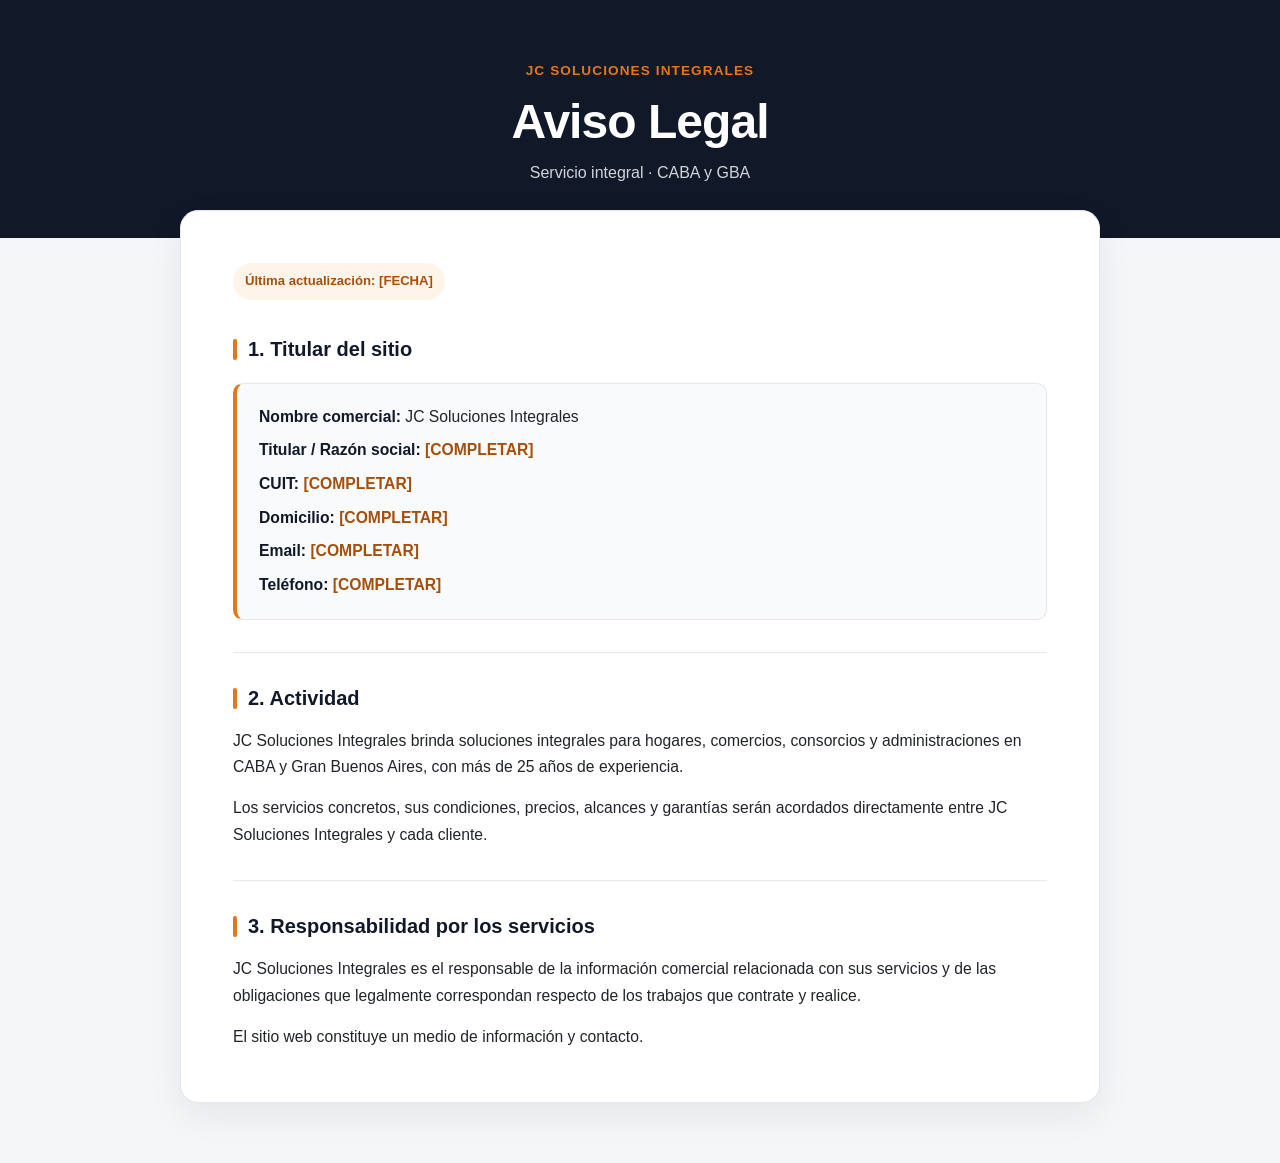
<file: aviso-legal.html>
<!DOCTYPE html>
<html lang="es">
<head>
  <meta charset="UTF-8">
  <meta name="viewport" content="width=device-width, initial-scale=1.0">

  <title>Aviso Legal | JC Soluciones Integrales</title>
  <meta
    name="description"
    content="Aviso Legal de JC Soluciones Integrales. Servicio integral para hogares, comercios, consorcios y administraciones en CABA y GBA."
  >

  <style>
    :root {
      --bg: #f5f6f8;
      --surface: #ffffff;
      --text: #20242a;
      --muted: #69717d;
      --primary: #111827;
      --accent: #e87516;
      --border: #e5e7eb;
      --max-width: 920px;
    }

    * {
      box-sizing: border-box;
      margin: 0;
      padding: 0;
    }

    html {
      scroll-behavior: smooth;
    }

    body {
      font-family:
        -apple-system,
        BlinkMacSystemFont,
        "Segoe UI",
        Roboto,
        Helvetica,
        Arial,
        sans-serif;
      background: var(--bg);
      color: var(--text);
      line-height: 1.7;
      -webkit-font-smoothing: antialiased;
    }

    .page-header {
      background: var(--primary);
      color: #ffffff;
      padding: 56px 20px 52px;
      text-align: center;
    }

    .page-header .brand {
      display: inline-block;
      margin-bottom: 12px;
      color: var(--accent);
      font-size: 0.85rem;
      font-weight: 700;
      letter-spacing: 0.08em;
      text-transform: uppercase;
    }

    .page-header h1 {
      margin-bottom: 10px;
      font-size: clamp(2rem, 5vw, 3rem);
      line-height: 1.15;
      font-weight: 800;
      letter-spacing: -0.02em;
    }

    .page-header p {
      max-width: 680px;
      margin: 0 auto;
      color: #d1d5db;
      font-size: 1rem;
    }

    .page-content {
      width: min(100% - 32px, var(--max-width));
      margin: -28px auto 60px;
      position: relative;
    }

    .legal-card {
      background: var(--surface);
      border: 1px solid var(--border);
      border-radius: 18px;
      padding: clamp(28px, 5vw, 52px);
      box-shadow: 0 12px 35px rgba(17, 24, 39, 0.07);
    }

    .updated {
      display: inline-block;
      margin-bottom: 36px;
      padding: 7px 12px;
      border-radius: 999px;
      background: #fff4e8;
      color: #a64f0b;
      font-size: 0.82rem;
      font-weight: 600;
    }

    .legal-section {
      padding: 0 0 32px;
      margin-bottom: 32px;
      border-bottom: 1px solid var(--border);
    }

    .legal-section:last-child {
      padding-bottom: 0;
      margin-bottom: 0;
      border-bottom: none;
    }

    .legal-section h2 {
      position: relative;
      margin-bottom: 16px;
      padding-left: 15px;
      color: var(--primary);
      font-size: 1.25rem;
      line-height: 1.35;
      font-weight: 750;
    }

    .legal-section h2::before {
      content: "";
      position: absolute;
      top: 3px;
      bottom: 3px;
      left: 0;
      width: 4px;
      border-radius: 4px;
      background: var(--accent);
    }

    .legal-section p {
      margin-bottom: 14px;
      color: var(--text);
      font-size: 0.98rem;
    }

    .legal-section p:last-child {
      margin-bottom: 0;
    }

    .legal-section strong {
      color: var(--primary);
    }

    .legal-list {
      margin: 14px 0 0 20px;
      padding: 0;
    }

    .legal-list li {
      margin-bottom: 9px;
      padding-left: 5px;
      color: var(--text);
    }

    .legal-list li::marker {
      color: var(--accent);
    }

    .info-box {
      margin-top: 20px;
      padding: 20px 22px;
      background: #f8fafc;
      border: 1px solid var(--border);
      border-left: 4px solid var(--accent);
      border-radius: 10px;
    }

    .info-box p {
      margin-bottom: 7px;
    }

    .info-box p:last-child {
      margin-bottom: 0;
    }

    .placeholder {
      color: #a64f0b;
      font-weight: 600;
    }

    .page-footer {
      padding: 0 20px 40px;
      text-align: center;
      color: var(--muted);
      font-size: 0.85rem;
    }

    @media (max-width: 600px) {
      .page-header {
        padding: 42px 18px 44px;
      }

      .page-content {
        width: min(100% - 20px, var(--max-width));
        margin-top: -20px;
        margin-bottom: 35px;
      }

      .legal-card {
        padding: 26px 20px;
        border-radius: 14px;
      }

      .updated {
        margin-bottom: 28px;
      }

      .legal-section {
        padding-bottom: 26px;
        margin-bottom: 26px;
      }

      .legal-section h2 {
        font-size: 1.12rem;
      }

      .legal-section p,
      .legal-list li {
        font-size: 0.94rem;
      }

      .legal-list {
        margin-left: 18px;
      }

      .info-box {
        padding: 17px 18px;
      }
    }
  </style>
</head>

<body>

  <header class="page-header">
    <span class="brand">JC Soluciones Integrales</span>

    <h1>Aviso Legal</h1>

    <p>
      Servicio integral · CABA y GBA
    </p>
  </header>

  <main class="page-content">
    <article class="legal-card">

      <div class="updated">
        Última actualización: [FECHA]
      </div>

      <section class="legal-section">
        <h2>1. Titular del sitio</h2>

        <div class="info-box">
          <p><strong>Nombre comercial:</strong> JC Soluciones Integrales</p>
          <p><strong>Titular / Razón social:</strong> <span class="placeholder">[COMPLETAR]</span></p>
          <p><strong>CUIT:</strong> <span class="placeholder">[COMPLETAR]</span></p>
          <p><strong>Domicilio:</strong> <span class="placeholder">[COMPLETAR]</span></p>
          <p><strong>Email:</strong> <span class="placeholder">[COMPLETAR]</span></p>
          <p><strong>Teléfono:</strong> <span class="placeholder">[COMPLETAR]</span></p>
        </div>
      </section>

      <section class="legal-section">
        <h2>2. Actividad</h2>

        <p>
          JC Soluciones Integrales brinda soluciones integrales para hogares,
          comercios, consorcios y administraciones en CABA y Gran Buenos Aires,
          con más de 25 años de experiencia.
        </p>

        <p>
          Los servicios concretos, sus condiciones, precios, alcances y
          garantías serán acordados directamente entre JC Soluciones Integrales
          y cada cliente.
        </p>
      </section>

      <section class="legal-section">
        <h2>3. Responsabilidad por los servicios</h2>

        <p>
          JC Soluciones Integrales es el responsable de la información comercial
          relacionada con sus servicios y de las obligaciones que legalmente
          correspondan respecto de los trabajos que contrate y realice.
        </p>

        <p>
          El sitio web constituye un medio de información y contacto.
        </p>
      </section>

      <section class="le
</file>
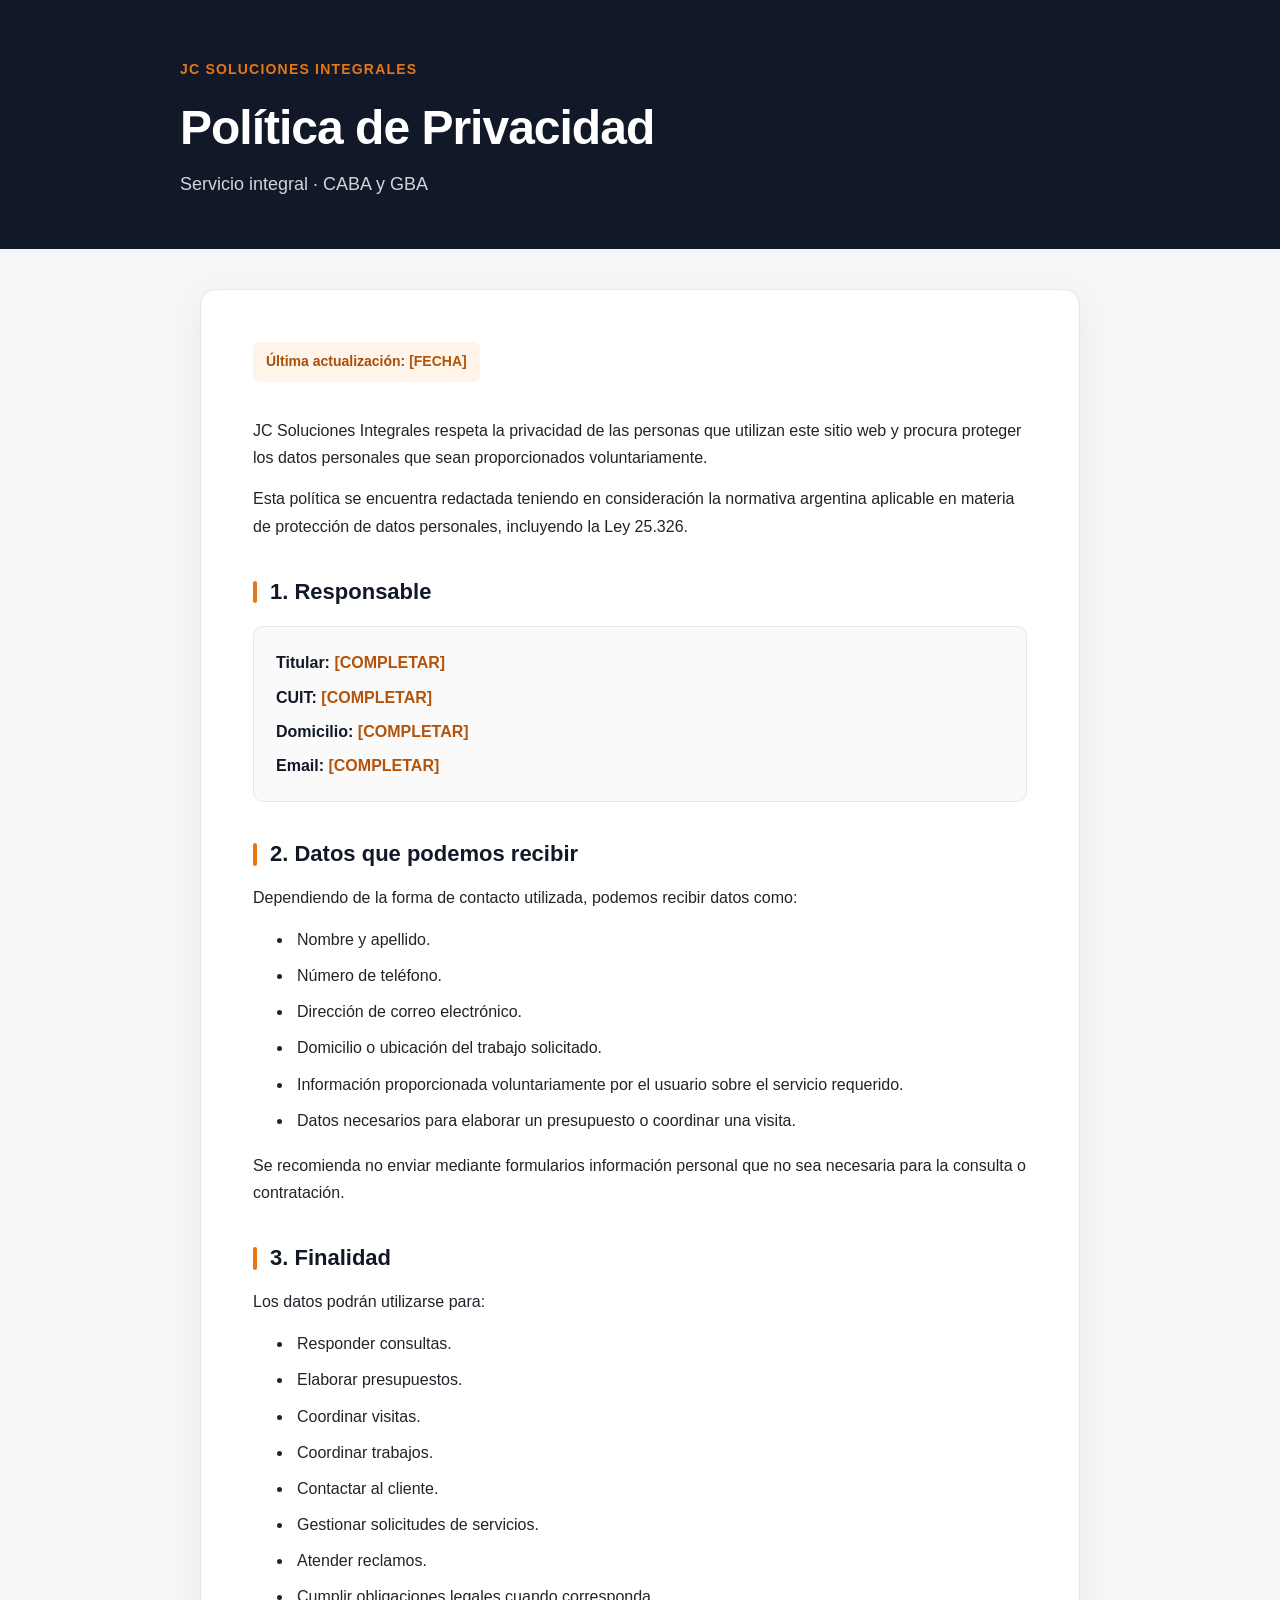
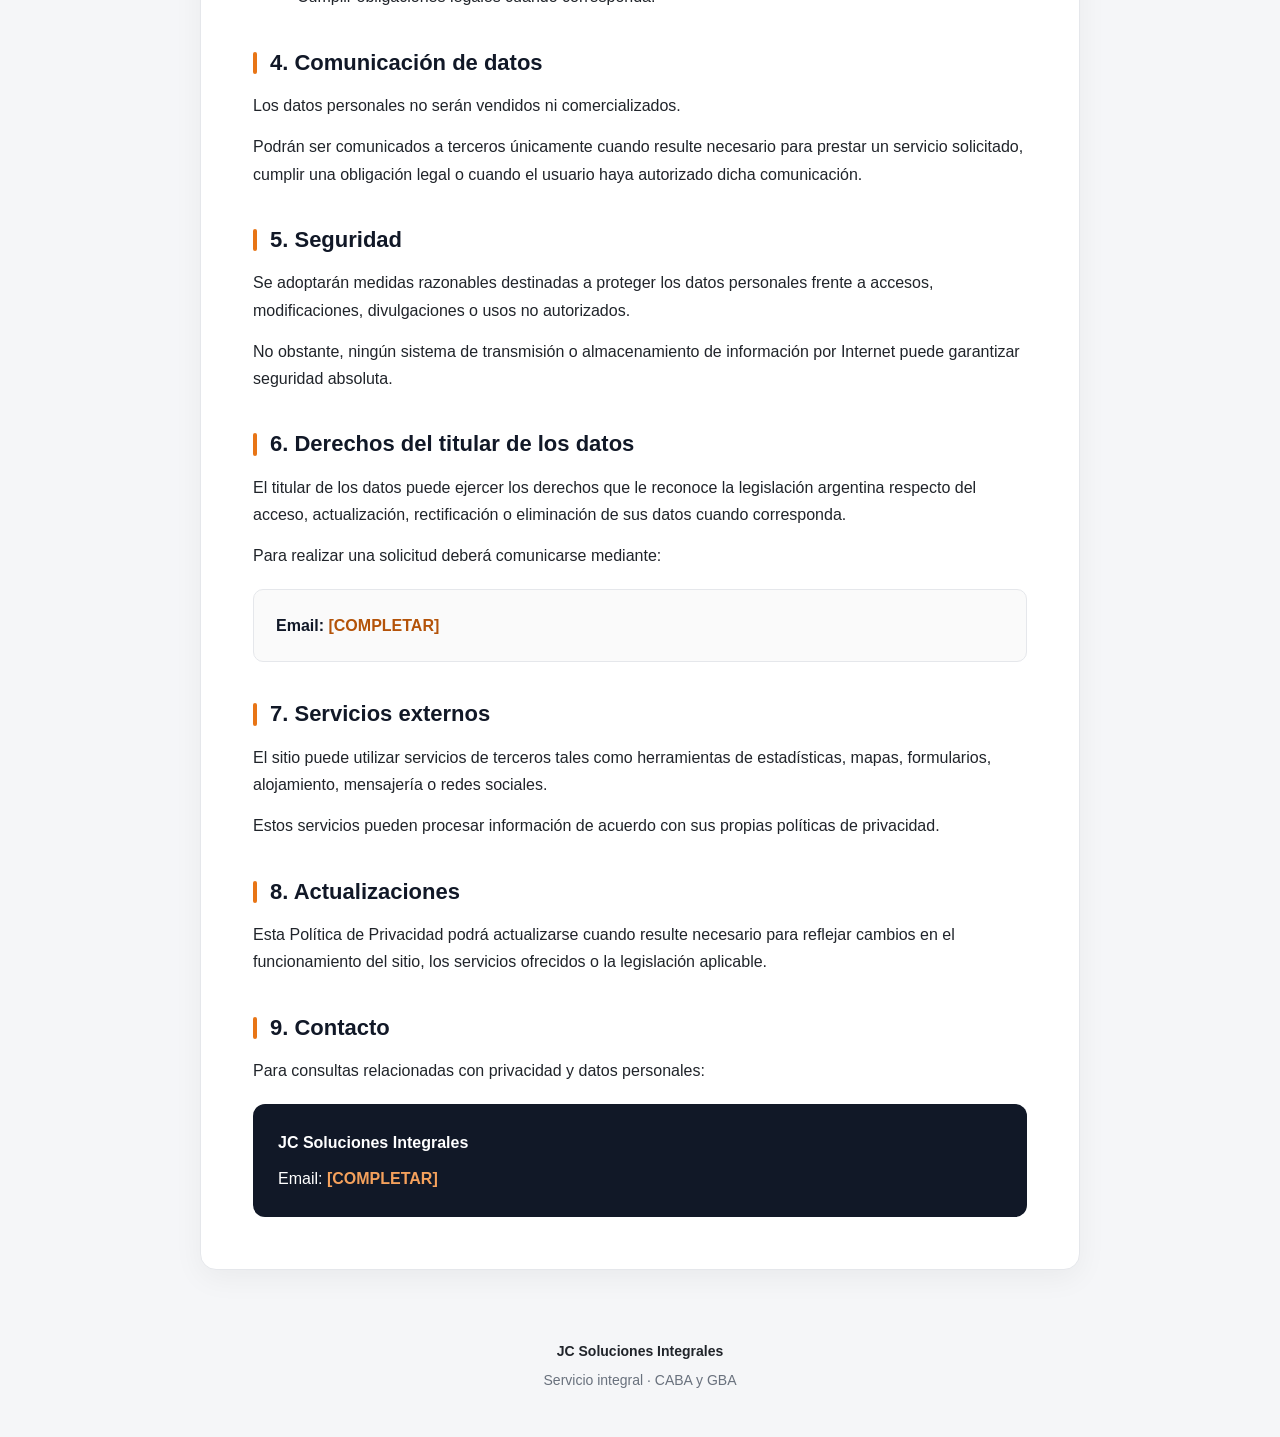
<file: politica-y-privacidad.html>
<!DOCTYPE html>
<html lang="es">
<head>
  <meta charset="UTF-8">
  <meta name="viewport" content="width=device-width, initial-scale=1.0">

  <title>Política de Privacidad | JC Soluciones Integrales</title>
  <meta
    name="description"
    content="Política de privacidad de JC Soluciones Integrales. Información sobre el tratamiento y protección de datos personales."
  >

  <style>
    :root {
      --bg: #f5f6f8;
      --surface: #ffffff;
      --text: #20242a;
      --muted: #69717d;
      --primary: #111827;
      --accent: #e87516;
      --border: #e5e7eb;
      --max-width: 920px;
    }

    * {
      margin: 0;
      padding: 0;
      box-sizing: border-box;
    }

    html {
      scroll-behavior: smooth;
    }

    body {
      font-family: Arial, Helvetica, sans-serif;
      background: var(--bg);
      color: var(--text);
      line-height: 1.7;
      font-size: 16px;
    }

    a {
      color: inherit;
    }

    /* HEADER */

    .page-header {
      background: var(--primary);
      color: #fff;
      padding: 55px 20px 50px;
    }

    .header-inner {
      width: min(100%, var(--max-width));
      margin: 0 auto;
    }

    .brand {
      display: inline-block;
      margin-bottom: 20px;
      font-size: 14px;
      font-weight: 700;
      letter-spacing: 1.2px;
      text-transform: uppercase;
      color: var(--accent);
    }

    h1 {
      font-size: clamp(32px, 5vw, 48px);
      line-height: 1.1;
      margin-bottom: 14px;
      letter-spacing: -1px;
    }

    .subtitle {
      font-size: 18px;
      color: #d1d5db;
      max-width: 650px;
    }

    /* CONTENIDO */

    .content-wrapper {
      width: min(100%, var(--max-width));
      margin: 40px auto;
      padding: 0 20px;
    }

    .legal-card {
      background: var(--surface);
      border: 1px solid var(--border);
      border-radius: 16px;
      padding: clamp(28px, 5vw, 52px);
      box-shadow: 0 8px 30px rgba(0, 0, 0, 0.05);
    }

    .updated {
      display: inline-block;
      margin-bottom: 35px;
      padding: 8px 13px;
      border-radius: 6px;
      background: #fff4e9;
      color: #a94e08;
      font-size: 14px;
      font-weight: 600;
    }

    section {
      margin-bottom: 38px;
    }

    section:last-child {
      margin-bottom: 0;
    }

    h2 {
      position: relative;
      margin-bottom: 15px;
      padding-left: 17px;
      font-size: 22px;
      line-height: 1.3;
      color: var(--primary);
    }

    h2::before {
      content: "";
      position: absolute;
      left: 0;
      top: 3px;
      width: 4px;
      height: calc(100% - 6px);
      border-radius: 5px;
      background: var(--accent);
    }

    p {
      margin-bottom: 14px;
    }

    p:last-child {
      margin-bottom: 0;
    }

    strong {
      color: #111827;
    }

    /* LISTAS */

    ul {
      margin: 15px 0 0 22px;
      padding-left: 18px;
    }

    li {
      margin-bottom: 9px;
      padding-left: 4px;
    }

    li:last-child {
      margin-bottom: 0;
    }

    /* DATOS DEL RESPONSABLE */

    .provider-data {
      margin-top: 20px;
      padding: 22px;
      border: 1px solid var(--border);
      border-radius: 10px;
      background: #fafafa;
    }

    .provider-data p {
      margin-bottom: 7px;
    }

    .provider-data p:last-child {
      margin-bottom: 0;
    }

    /* CONTACTO */

    .contact-box {
      margin-top: 20px;
      padding: 25px;
      border-radius: 12px;
      background: var(--primary);
      color: #fff;
    }

    .contact-box strong {
      color: #fff;
    }

    .contact-box p {
      margin-bottom: 8px;
    }

    .contact-box p:last-child {
      margin-bottom: 0;
    }

    .placeholder {
      color: #b45309;
      font-weight: 600;
    }

    .contact-box .placeholder {
      color: #f5a15c;
    }

    /* FOOTER */

    .page-footer {
      padding: 30px 20px 45px;
      text-align: center;
      color: var(--muted);
      font-size: 14px;
    }

    .footer-brand {
      font-weight: 700;
      color: var(--text);
      margin-bottom: 5px;
    }

    /* RESPONSIVE */

    @media (max-width: 600px) {

      body {
        font-size: 15px;
      }

      .page-header {
        padding: 38px 20px 35px;
      }

      h1 {
        font-size: 32px;
      }

      .subtitle {
        font-size: 16px;
      }

      .content-wrapper {
        margin: 20px auto;
        padding: 0 12px;
      }

      .legal-card {
        border-radius: 12px;
        padding: 25px 20px;
      }

      .updated {
        margin-bottom: 28px;
      }

      section {
        margin-bottom: 32px;
      }

      h2 {
        font-size: 20px;
      }

      .provider-data,
      .contact-box {
        padding: 18px;
      }

      ul {
        margin-left: 14px;
        padding-left: 14px;
      }
    }
  </style>
</head>

<body>

  <!-- HEADER -->

  <header class="page-header">
    <div class="header-inner">

      <div class="brand">
        JC Soluciones Integrales
      </div>

      <h1>
        Política de Privacidad
      </h1>

      <p class="subtitle">
        Servicio integral · CABA y GBA
      </p>

    </div>
  </header>


  <!-- CONTENIDO -->

  <main class="content-wrapper">

    <article class="legal-card">

      <div class="updated">
        Última actualización:
        <span class="placeholder">[FECHA]</span>
      </div>


      <!-- INTRODUCCIÓN -->

      <section>

        <p>
          JC Soluciones Integrales respeta la privacidad de las personas que
          utilizan este sitio web y procura proteger los datos personales que
          sean proporcionados voluntariamente.
        </p>

        <p>
          Esta política se encuentra redactada teniendo en consideración la
          normativa argentina aplicable en materia de protección de datos
          personales, incluyendo la Ley 25.326.
        </p>

      </section>


      <!-- 1 -->

      <section>

        <h2>
          1. Responsable
        </h2>

        <div class="provider-data">

          <p>
            <strong>Titular:</strong>
            <span class="placeholder">[COMPLETAR]</span>
          </p>

          <p>
            <strong>CUIT:</strong>
            <span class="placeholder">[COMPLETAR]</span>
          </p>

          <p>
            <strong>Domicilio:</strong>
            <span class="placeholder">[COMPLETAR]</span>
          </p>

          <p>
            <strong>Email:</strong>
            <span class="placeholder">[COMPLETAR]</span>
          </p>

        </div>

      </section>


      <!-- 2 -->

      <section>

        <h2>
          2. Datos que podemos recibir
        </h2>

        <p>
          Dependiendo de la forma de contacto utilizada, podemos recibir datos
          como:
        </p>

        <ul>

          <li>
            Nombre y apellido.
          </li>

          <li>
            Número de teléfono.
          </li>

          <li>
            Dirección de correo electrónico.
          </li>

          <li>
            Domicilio o ubicación del trabajo solicitado.
          </li>

          <li>
            Información proporcionada voluntariamente por el usuario sobre el
            servicio requerido.
          </li>

          <li>
            Datos necesarios para elaborar un presupuesto o coordinar una
            visita.
          </li>

        </ul>

        <p style="margin-top: 18px;">
          Se recomienda no enviar mediante formularios información personal
          que no sea necesaria para la consulta o contratación.
        </p>

      </section>


      <!-- 3 -->

      <section>

        <h2>
          3. Finalidad
        </h2>

        <p>
          Los datos podrán utilizarse para:
        </p>

        <ul>

          <li>
            Responder consultas.
          </li>

          <li>
            Elaborar presupuestos.
          </li>

          <li>
            Coordinar visitas.
          </li>

          <li>
            Coordinar trabajos.
          </li>

          <li>
            Contactar al cliente.
          </li>

          <li>
            Gestionar solicitudes de servicios.
          </li>

          <li>
            Atender reclamos.
          </li>

          <li>
            Cumplir obligaciones legales cuando corresponda.
          </li>

        </ul>

      </section>


      <!-- 4 -->

      <section>

        <h2>
          4. Comunicación de datos
        </h2>

        <p>
          Los datos personales no serán vendidos ni comercializados.
        </p>

        <p>
          Podrán ser comunicados a terceros únicamente cuando resulte
          necesario para prestar un servicio solicitado, cumplir una
          obligación legal o cuando el usuario haya autorizado dicha
          comunicación.
        </p>

      </section>


      <!-- 5 -->

      <section>

        <h2>
          5. Seguridad
        </h2>

        <p>
          Se adoptarán medidas razonables destinadas a proteger los datos
          personales frente a accesos, modificaciones, divulgaciones o usos
          no autorizados.
        </p>

        <p>
          No obstante, ningún sistema de transmisión o almacenamiento de
          información por Internet puede garantizar seguridad absoluta.
        </p>

      </section>


      <!-- 6 -->

      <section>

        <h2>
          6. Derechos del titular de los datos
        </h2>

        <p>
          El titular de los datos puede ejercer los derechos que le reconoce
          la legislación argentina respecto del acceso, actualización,
          rectificación o eliminación de sus datos cuando corresponda.
        </p>

        <p>
          Para realizar una solicitud deberá comunicarse mediante:
        </p>

        <div class="provider-data">

          <p>
            <strong>Email:</strong>
            <span class="placeholder">[COMPLETAR]</span>
          </p>

        </div>

      </section>


      <!-- 7 -->

      <section>

        <h2>
          7. Servicios externos
        </h2>

        <p>
          El sitio puede utilizar servicios de terceros tales como
          herramientas de estadísticas, mapas, formularios, alojamiento,
          mensajería o redes sociales.
        </p>

        <p>
          Estos servicios pueden procesar información de acuerdo con sus
          propias políticas de privacidad.
        </p>

      </section>


      <!-- 8 -->

      <section>

        <h2>
          8. Actualizaciones
        </h2>

        <p>
          Esta Política de Privacidad podrá actualizarse cuando resulte
          necesario para reflejar cambios en el funcionamiento del sitio,
          los servicios ofrecidos o la legislación aplicable.
        </p>

      </section>


      <!-- 9 -->

      <section>

        <h2>
          9. Contacto
        </h2>

        <p>
          Para consultas relacionadas con privacidad y datos personales:
        </p>

        <div class="contact-box">

          <p>
            <strong>JC Soluciones Integrales</strong>
          </p>

          <p>
            Email:
            <span class="placeholder">[COMPLETAR]</span>
          </p>

        </div>

      </section>

    </article>

  </main>


  <!-- FOOTER -->

  <footer class="page-footer">

    <div class="footer-brand">
      JC Soluciones Integrales
    </div>

    <div>
      Servicio integral · CABA y GBA
    </div>

  </footer>

</body>
</html>
</file>
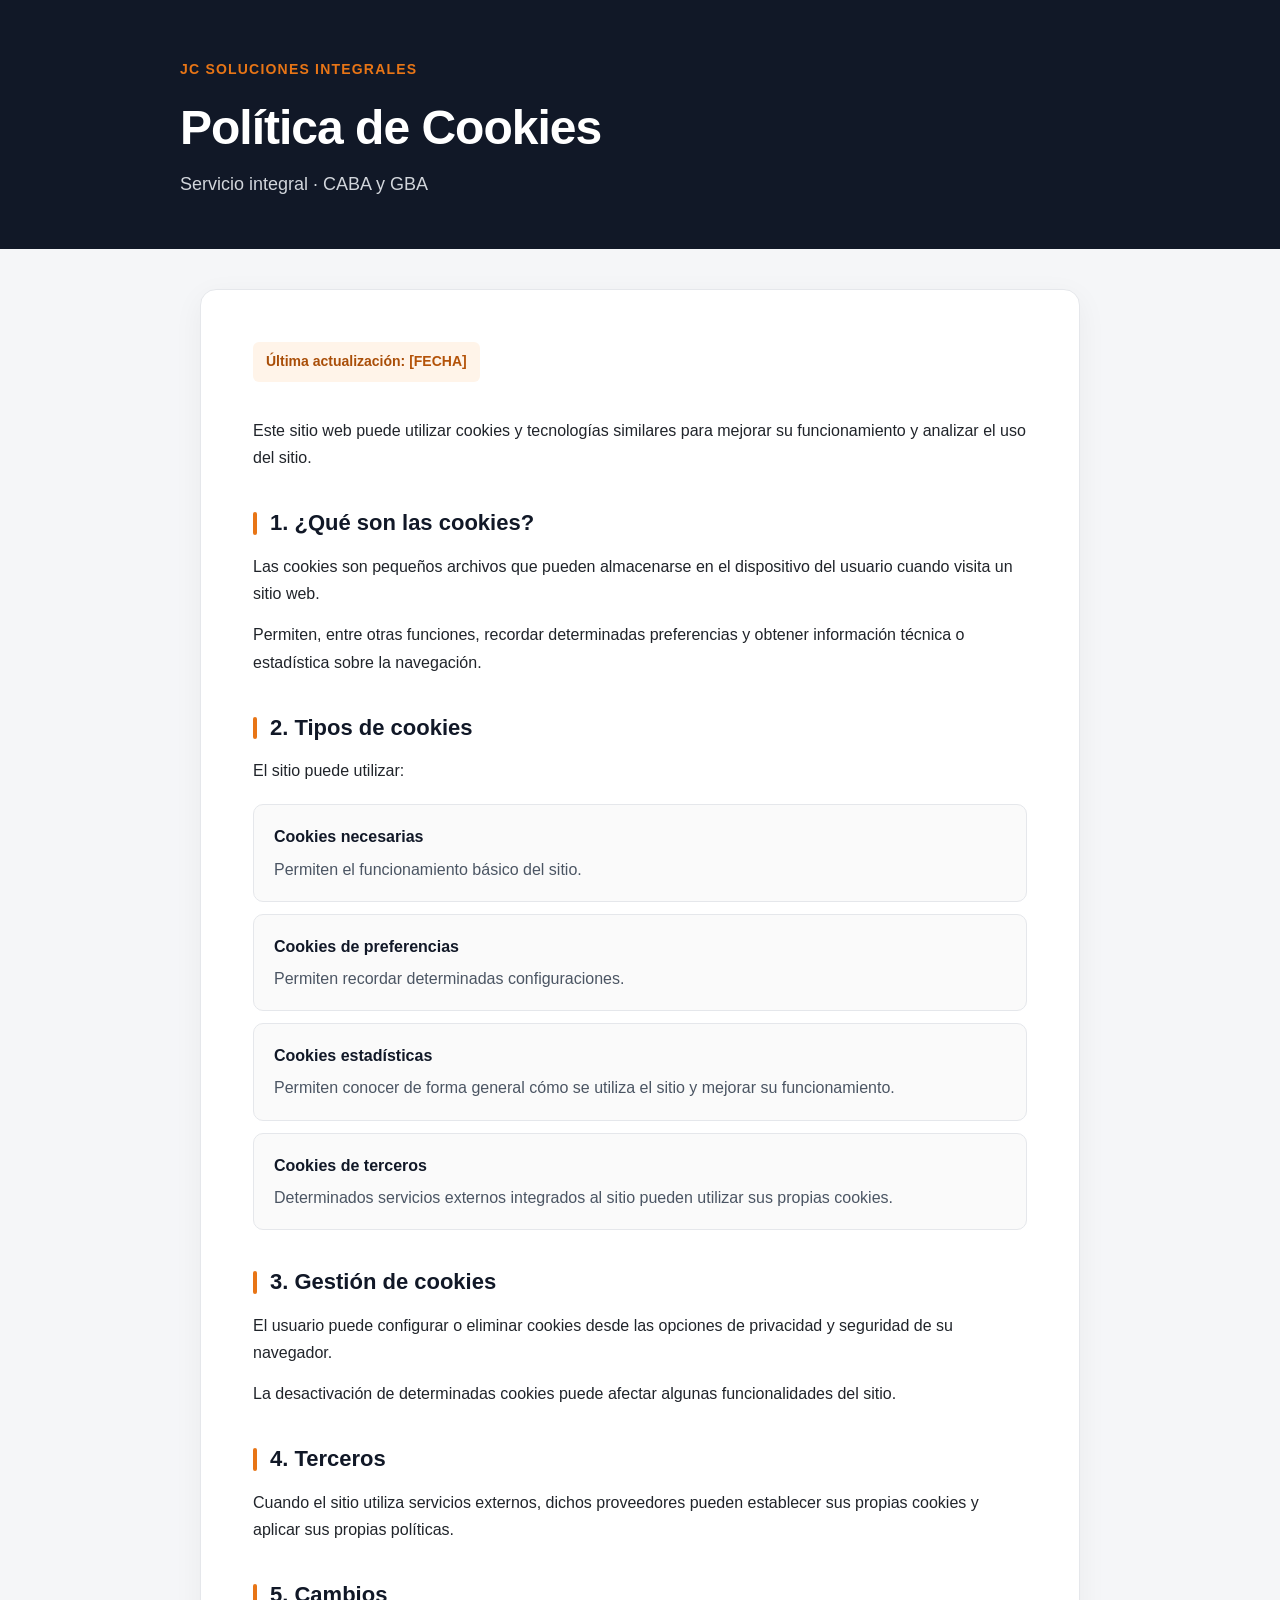
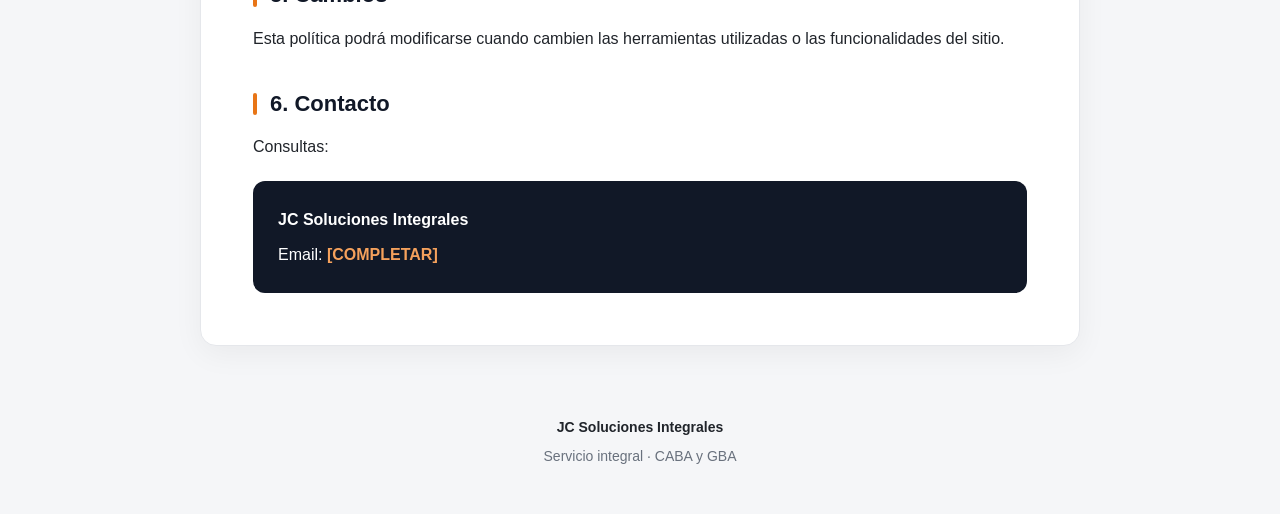
<file: política-de-cookies.html>
<!DOCTYPE html>
<html lang="es">
<head>
  <meta charset="UTF-8">
  <meta name="viewport" content="width=device-width, initial-scale=1.0">

  <title>Política de Cookies | JC Soluciones Integrales</title>

  <meta
    name="description"
    content="Política de cookies de JC Soluciones Integrales. Información sobre el uso y gestión de cookies en este sitio web."
  >

  <style>
    :root {
      --bg: #f5f6f8;
      --surface: #ffffff;
      --text: #20242a;
      --muted: #69717d;
      --primary: #111827;
      --accent: #e87516;
      --border: #e5e7eb;
      --max-width: 920px;
    }

    * {
      margin: 0;
      padding: 0;
      box-sizing: border-box;
    }

    html {
      scroll-behavior: smooth;
    }

    body {
      font-family: Arial, Helvetica, sans-serif;
      background: var(--bg);
      color: var(--text);
      line-height: 1.7;
      font-size: 16px;
    }

    a {
      color: inherit;
    }

    /* HEADER */

    .page-header {
      background: var(--primary);
      color: #fff;
      padding: 55px 20px 50px;
    }

    .header-inner {
      width: min(100%, var(--max-width));
      margin: 0 auto;
    }

    .brand {
      display: inline-block;
      margin-bottom: 20px;
      font-size: 14px;
      font-weight: 700;
      letter-spacing: 1.2px;
      text-transform: uppercase;
      color: var(--accent);
    }

    h1 {
      font-size: clamp(32px, 5vw, 48px);
      line-height: 1.1;
      margin-bottom: 14px;
      letter-spacing: -1px;
    }

    .subtitle {
      font-size: 18px;
      color: #d1d5db;
      max-width: 650px;
    }

    /* CONTENIDO */

    .content-wrapper {
      width: min(100%, var(--max-width));
      margin: 40px auto;
      padding: 0 20px;
    }

    .legal-card {
      background: var(--surface);
      border: 1px solid var(--border);
      border-radius: 16px;
      padding: clamp(28px, 5vw, 52px);
      box-shadow: 0 8px 30px rgba(0, 0, 0, 0.05);
    }

    .updated {
      display: inline-block;
      margin-bottom: 35px;
      padding: 8px 13px;
      border-radius: 6px;
      background: #fff4e9;
      color: #a94e08;
      font-size: 14px;
      font-weight: 600;
    }

    section {
      margin-bottom: 38px;
    }

    section:last-child {
      margin-bottom: 0;
    }

    h2 {
      position: relative;
      margin-bottom: 15px;
      padding-left: 17px;
      font-size: 22px;
      line-height: 1.3;
      color: var(--primary);
    }

    h2::before {
      content: "";
      position: absolute;
      left: 0;
      top: 3px;
      width: 4px;
      height: calc(100% - 6px);
      border-radius: 5px;
      background: var(--accent);
    }

    p {
      margin-bottom: 14px;
    }

    p:last-child {
      margin-bottom: 0;
    }

    strong {
      color: #111827;
    }

    /* TIPOS DE COOKIES */

    .cookie-list {
      margin-top: 20px;
      display: grid;
      gap: 12px;
    }

    .cookie-item {
      padding: 18px 20px;
      border: 1px solid var(--border);
      border-radius: 10px;
      background: #fafafa;
    }

    .cookie-item strong {
      display: block;
      margin-bottom: 5px;
      font-size: 16px;
    }

    .cookie-item p {
      margin-bottom: 0;
      color: #4b5563;
    }

    /* CONTACTO */

    .contact-box {
      margin-top: 20px;
      padding: 25px;
      border-radius: 12px;
      background: var(--primary);
      color: #fff;
    }

    .contact-box strong {
      color: #fff;
    }

    .contact-box p {
      margin-bottom: 8px;
    }

    .contact-box p:last-child {
      margin-bottom: 0;
    }

    .placeholder {
      color: #b45309;
      font-weight: 600;
    }

    .contact-box .placeholder {
      color: #f5a15c;
    }

    /* FOOTER */

    .page-footer {
      padding: 30px 20px 45px;
      text-align: center;
      color: var(--muted);
      font-size: 14px;
    }

    .footer-brand {
      font-weight: 700;
      color: var(--text);
      margin-bottom: 5px;
    }

    /* RESPONSIVE */

    @media (max-width: 600px) {

      body {
        font-size: 15px;
      }

      .page-header {
        padding: 38px 20px 35px;
      }

      h1 {
        font-size: 32px;
      }

      .subtitle {
        font-size: 16px;
      }

      .content-wrapper {
        margin: 20px auto;
        padding: 0 12px;
      }

      .legal-card {
        border-radius: 12px;
        padding: 25px 20px;
      }

      .updated {
        margin-bottom: 28px;
      }

      section {
        margin-bottom: 32px;
      }

      h2 {
        font-size: 20px;
      }

      .cookie-item,
      .contact-box {
        padding: 18px;
      }
    }
  </style>
</head>

<body>

  <!-- HEADER -->

  <header class="page-header">
    <div class="header-inner">

      <div class="brand">
        JC Soluciones Integrales
      </div>

      <h1>
        Política de Cookies
      </h1>

      <p class="subtitle">
        Servicio integral · CABA y GBA
      </p>

    </div>
  </header>


  <!-- CONTENIDO -->

  <main class="content-wrapper">

    <article class="legal-card">

      <div class="updated">
        Última actualización:
        <span class="placeholder">[FECHA]</span>
      </div>


      <!-- INTRODUCCIÓN -->

      <section>

        <p>
          Este sitio web puede utilizar cookies y tecnologías similares para
          mejorar su funcionamiento y analizar el uso del sitio.
        </p>

      </section>


      <!-- 1 -->

      <section>

        <h2>
          1. ¿Qué son las cookies?
        </h2>

        <p>
          Las cookies son pequeños archivos que pueden almacenarse en el
          dispositivo del usuario cuando visita un sitio web.
        </p>

        <p>
          Permiten, entre otras funciones, recordar determinadas preferencias
          y obtener información técnica o estadística sobre la navegación.
        </p>

      </section>


      <!-- 2 -->

      <section>

        <h2>
          2. Tipos de cookies
        </h2>

        <p>
          El sitio puede utilizar:
        </p>

        <div class="cookie-list">

          <div class="cookie-item">

            <strong>
              Cookies necesarias
            </strong>

            <p>
              Permiten el funcionamiento básico del sitio.
            </p>

          </div>


          <div class="cookie-item">

            <strong>
              Cookies de preferencias
            </strong>

            <p>
              Permiten recordar determinadas configuraciones.
            </p>

          </div>


          <div class="cookie-item">

            <strong>
              Cookies estadísticas
            </strong>

            <p>
              Permiten conocer de forma general cómo se utiliza el sitio
              y mejorar su funcionamiento.
            </p>

          </div>


          <div class="cookie-item">

            <strong>
              Cookies de terceros
            </strong>

            <p>
              Determinados servicios externos integrados al sitio pueden
              utilizar sus propias cookies.
            </p>

          </div>

        </div>

      </section>


      <!-- 3 -->

      <section>

        <h2>
          3. Gestión de cookies
        </h2>

        <p>
          El usuario puede configurar o eliminar cookies desde las opciones
          de privacidad y seguridad de su navegador.
        </p>

        <p>
          La desactivación de determinadas cookies puede afectar algunas
          funcionalidades del sitio.
        </p>

      </section>


      <!-- 4 -->

      <section>

        <h2>
          4. Terceros
        </h2>

        <p>
          Cuando el sitio utiliza servicios externos, dichos proveedores
          pueden establecer sus propias cookies y aplicar sus propias
          políticas.
        </p>

      </section>


      <!-- 5 -->

      <section>

        <h2>
          5. Cambios
        </h2>

        <p>
          Esta política podrá modificarse cuando cambien las herramientas
          utilizadas o las funcionalidades del sitio.
        </p>

      </section>


      <!-- 6 -->

      <section>

        <h2>
          6. Contacto
        </h2>

        <p>
          Consultas:
        </p>

        <div class="contact-box">

          <p>
            <strong>
              JC Soluciones Integrales
            </strong>
          </p>

          <p>
            Email:
            <span class="placeholder">[COMPLETAR]</span>
          </p>

        </div>

      </section>

    </article>

  </main>


  <!-- FOOTER -->

  <footer class="page-footer">

    <div class="footer-brand">
      JC Soluciones Integrales
    </div>

    <div>
      Servicio integral · CABA y GBA
    </div>

  </footer>

</body>
</html>
</file>
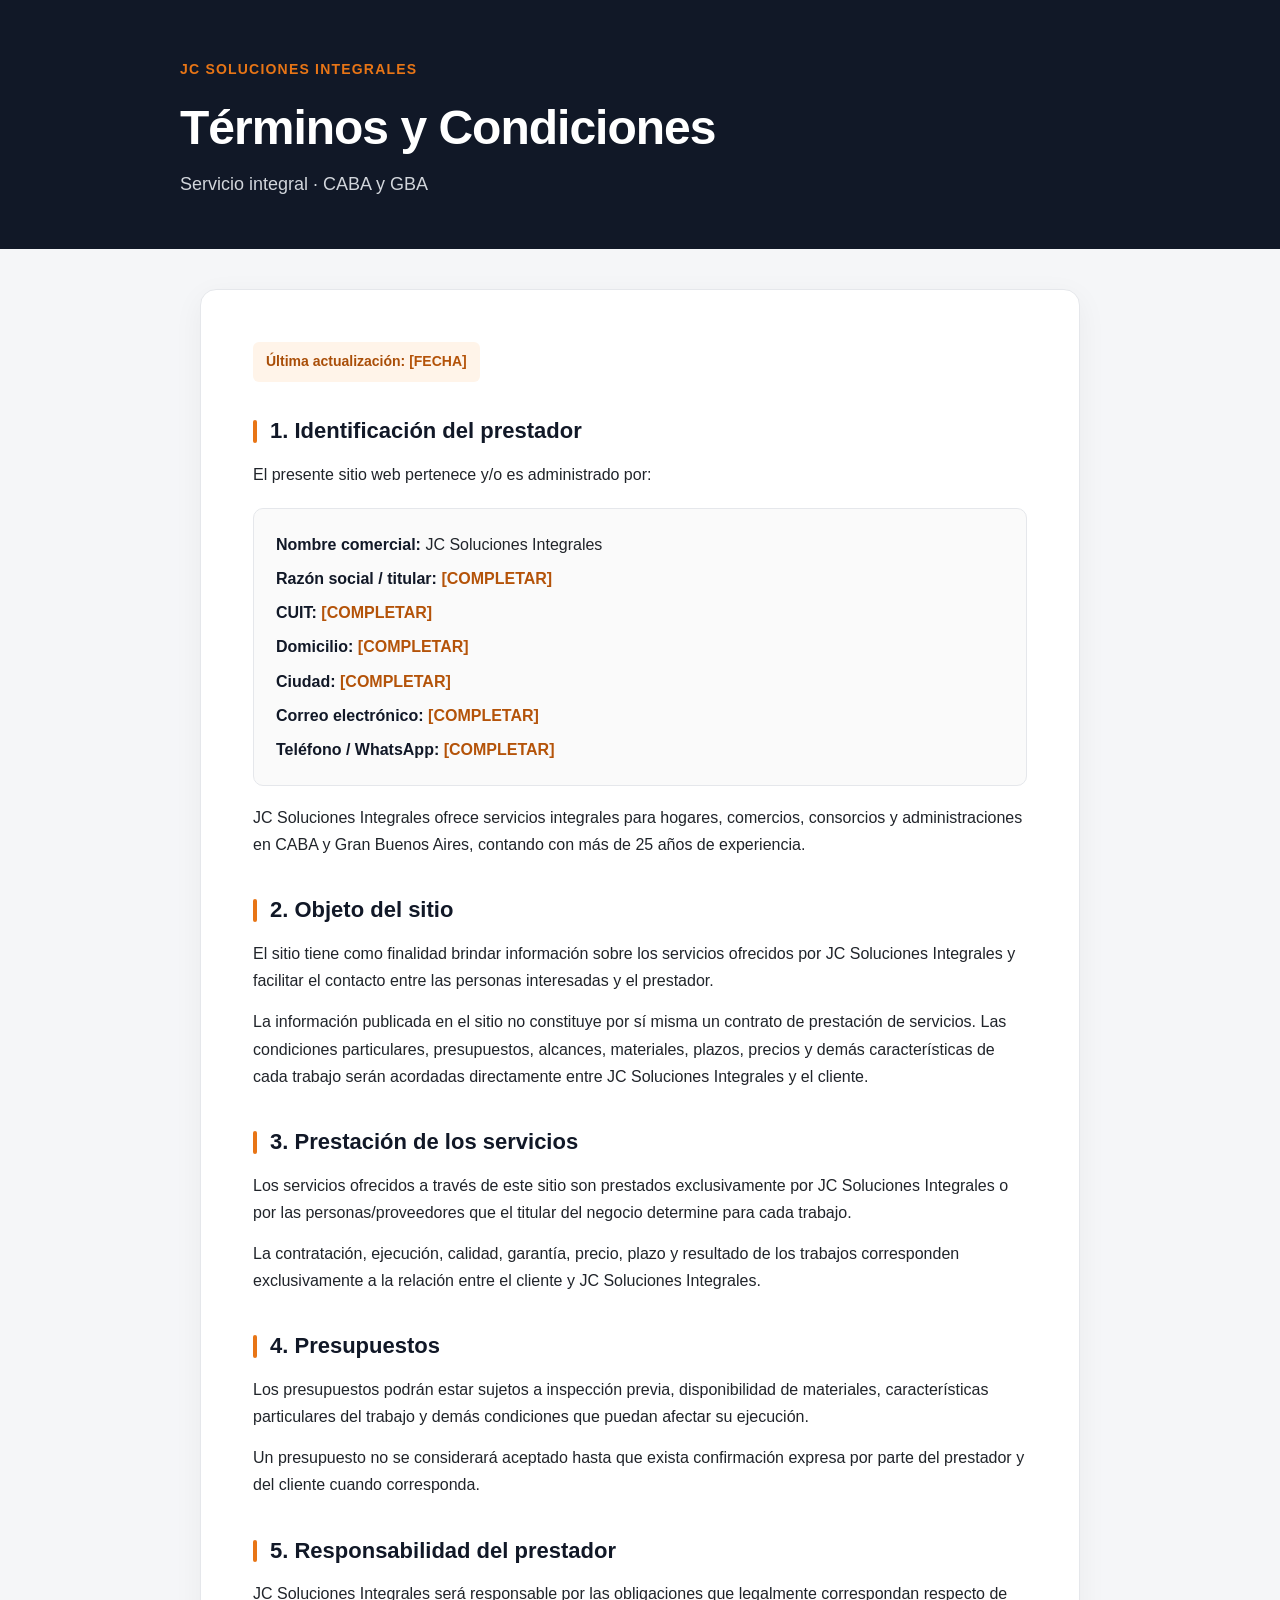
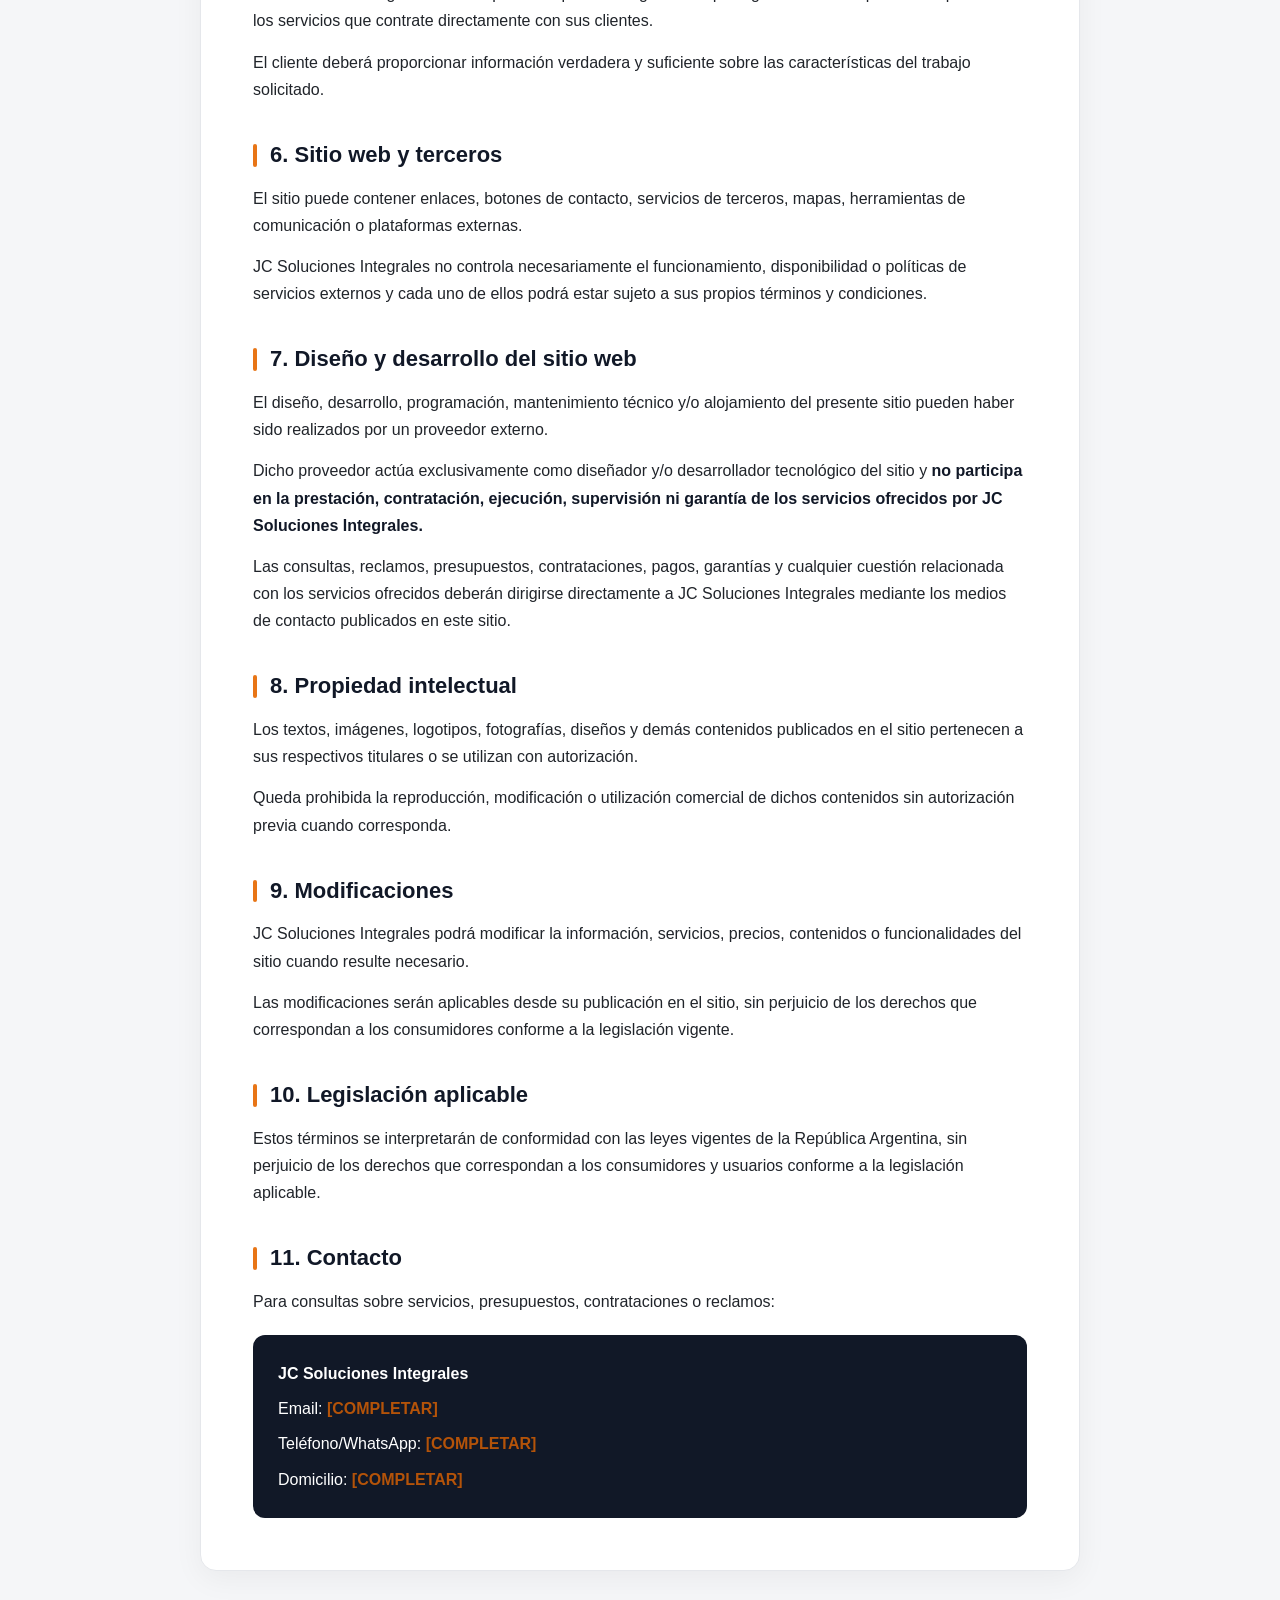
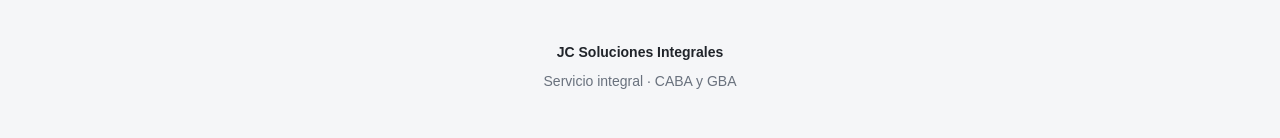
<file: terminos-y-condiciones.html>
<!DOCTYPE html>
<html lang="es">
<head>
  <meta charset="UTF-8">
  <meta name="viewport" content="width=device-width, initial-scale=1.0">

  <title>Términos y Condiciones | JC Soluciones Integrales</title>
  <meta name="description" content="Términos y condiciones de JC Soluciones Integrales. Servicio integral para hogares, comercios, consorcios y administraciones en CABA y GBA.">

  <style>
    :root {
      --bg: #f5f6f8;
      --surface: #ffffff;
      --text: #20242a;
      --muted: #69717d;
      --primary: #111827;
      --accent: #e87516;
      --border: #e5e7eb;
      --max-width: 920px;
    }

    * {
      margin: 0;
      padding: 0;
      box-sizing: border-box;
    }

    html {
      scroll-behavior: smooth;
    }

    body {
      font-family: Arial, Helvetica, sans-serif;
      background: var(--bg);
      color: var(--text);
      line-height: 1.7;
      font-size: 16px;
    }

    a {
      color: inherit;
    }

    .page-header {
      background: var(--primary);
      color: #fff;
      padding: 55px 20px 50px;
    }

    .header-inner {
      width: min(100%, var(--max-width));
      margin: 0 auto;
    }

    .brand {
      display: inline-block;
      margin-bottom: 20px;
      font-size: 14px;
      font-weight: 700;
      letter-spacing: 1.2px;
      text-transform: uppercase;
      color: var(--accent);
    }

    h1 {
      font-size: clamp(32px, 5vw, 48px);
      line-height: 1.1;
      margin-bottom: 14px;
      letter-spacing: -1px;
    }

    .subtitle {
      font-size: 18px;
      color: #d1d5db;
      max-width: 650px;
    }

    .content-wrapper {
      width: min(100%, var(--max-width));
      margin: 40px auto;
      padding: 0 20px;
    }

    .legal-card {
      background: var(--surface);
      border: 1px solid var(--border);
      border-radius: 16px;
      padding: clamp(28px, 5vw, 52px);
      box-shadow: 0 8px 30px rgba(0, 0, 0, 0.05);
    }

    .updated {
      display: inline-block;
      margin-bottom: 35px;
      padding: 8px 13px;
      border-radius: 6px;
      background: #fff4e9;
      color: #a94e08;
      font-size: 14px;
      font-weight: 600;
    }

    section {
      margin-bottom: 38px;
    }

    section:last-child {
      margin-bottom: 0;
    }

    h2 {
      position: relative;
      margin-bottom: 15px;
      padding-left: 17px;
      font-size: 22px;
      line-height: 1.3;
      color: var(--primary);
    }

    h2::before {
      content: "";
      position: absolute;
      left: 0;
      top: 3px;
      width: 4px;
      height: calc(100% - 6px);
      border-radius: 5px;
      background: var(--accent);
    }

    p {
      margin-bottom: 14px;
    }

    p:last-child {
      margin-bottom: 0;
    }

    strong {
      color: #111827;
    }

    .provider-data {
      margin-top: 20px;
      padding: 22px;
      border: 1px solid var(--border);
      border-radius: 10px;
      background: #fafafa;
    }

    .provider-data p {
      margin-bottom: 7px;
    }

    .provider-data p:last-child {
      margin-bottom: 0;
    }

    .contact-box {
      margin-top: 20px;
      padding: 25px;
      border-radius: 12px;
      background: var(--primary);
      color: #fff;
    }

    .contact-box strong {
      color: #fff;
    }

    .contact-box p {
      margin-bottom: 8px;
    }

    .contact-box p:last-child {
      margin-bottom: 0;
    }

    .placeholder {
      color: #b45309;
      font-weight: 600;
    }

    .page-footer {
      padding: 30px 20px 45px;
      text-align: center;
      color: var(--muted);
      font-size: 14px;
    }

    .footer-brand {
      font-weight: 700;
      color: var(--text);
      margin-bottom: 5px;
    }

    @media (max-width: 600px) {
      body {
        font-size: 15px;
      }

      .page-header {
        padding: 38px 20px 35px;
      }

      h1 {
        font-size: 32px;
      }

      .subtitle {
        font-size: 16px;
      }

      .content-wrapper {
        margin: 20px auto;
        padding: 0 12px;
      }

      .legal-card {
        border-radius: 12px;
        padding: 25px 20px;
      }

      .updated {
        margin-bottom: 28px;
      }

      section {
        margin-bottom: 32px;
      }

      h2 {
        font-size: 20px;
      }

      .provider-data,
      .contact-box {
        padding: 18px;
      }
    }
  </style>
</head>

<body>

  <header class="page-header">
    <div class="header-inner">
      <div class="brand">JC Soluciones Integrales</div>

      <h1>Términos y Condiciones</h1>

      <p class="subtitle">
        Servicio integral · CABA y GBA
      </p>
    </div>
  </header>


  <main class="content-wrapper">

    <article class="legal-card">

      <div class="updated">
        Última actualización: <span class="placeholder">[FECHA]</span>
      </div>


      <section>
        <h2>1. Identificación del prestador</h2>

        <p>
          El presente sitio web pertenece y/o es administrado por:
        </p>

        <div class="provider-data">
          <p><strong>Nombre comercial:</strong> JC Soluciones Integrales</p>
          <p><strong>Razón social / titular:</strong> <span class="placeholder">[COMPLETAR]</span></p>
          <p><strong>CUIT:</strong> <span class="placeholder">[COMPLETAR]</span></p>
          <p><strong>Domicilio:</strong> <span class="placeholder">[COMPLETAR]</span></p>
          <p><strong>Ciudad:</strong> <span class="placeholder">[COMPLETAR]</span></p>
          <p><strong>Correo electrónico:</strong> <span class="placeholder">[COMPLETAR]</span></p>
          <p><strong>Teléfono / WhatsApp:</strong> <span class="placeholder">[COMPLETAR]</span></p>
        </div>

        <p style="margin-top: 18px;">
          JC Soluciones Integrales ofrece servicios integrales para hogares,
          comercios, consorcios y administraciones en CABA y Gran Buenos Aires,
          contando con más de 25 años de experiencia.
        </p>
      </section>


      <section>
        <h2>2. Objeto del sitio</h2>

        <p>
          El sitio tiene como finalidad brindar información sobre los servicios
          ofrecidos por JC Soluciones Integrales y facilitar el contacto entre
          las personas interesadas y el prestador.
        </p>

        <p>
          La información publicada en el sitio no constituye por sí misma un
          contrato de prestación de servicios. Las condiciones particulares,
          presupuestos, alcances, materiales, plazos, precios y demás
          características de cada trabajo serán acordadas directamente entre
          JC Soluciones Integrales y el cliente.
        </p>
      </section>


      <section>
        <h2>3. Prestación de los servicios</h2>

        <p>
          Los servicios ofrecidos a través de este sitio son prestados
          exclusivamente por JC Soluciones Integrales o por las
          personas/proveedores que el titular del negocio determine para cada
          trabajo.
        </p>

        <p>
          La contratación, ejecución, calidad, garantía, precio, plazo y
          resultado de los trabajos corresponden exclusivamente a la relación
          entre el cliente y JC Soluciones Integrales.
        </p>
      </section>


      <section>
        <h2>4. Presupuestos</h2>

        <p>
          Los presupuestos podrán estar sujetos a inspección previa,
          disponibilidad de materiales, características particulares del
          trabajo y demás condiciones que puedan afectar su ejecución.
        </p>

        <p>
          Un presupuesto no se considerará aceptado hasta que exista
          confirmación expresa por parte del prestador y del cliente cuando
          corresponda.
        </p>
      </section>


      <section>
        <h2>5. Responsabilidad del prestador</h2>

        <p>
          JC Soluciones Integrales será responsable por las obligaciones que
          legalmente correspondan respecto de los servicios que contrate
          directamente con sus clientes.
        </p>

        <p>
          El cliente deberá proporcionar información verdadera y suficiente
          sobre las características del trabajo solicitado.
        </p>
      </section>


      <section>
        <h2>6. Sitio web y terceros</h2>

        <p>
          El sitio puede contener enlaces, botones de contacto, servicios de
          terceros, mapas, herramientas de comunicación o plataformas externas.
        </p>

        <p>
          JC Soluciones Integrales no controla necesariamente el funcionamiento,
          disponibilidad o políticas de servicios externos y cada uno de ellos
          podrá estar sujeto a sus propios términos y condiciones.
        </p>
      </section>


      <section>
        <h2>7. Diseño y desarrollo del sitio web</h2>

        <p>
          El diseño, desarrollo, programación, mantenimiento técnico y/o
          alojamiento del presente sitio pueden haber sido realizados por un
          proveedor externo.
        </p>

        <p>
          Dicho proveedor actúa exclusivamente como diseñador y/o desarrollador
          tecnológico del sitio y <strong>no participa en la prestación,
          contratación, ejecución, supervisión ni garantía de los servicios
          ofrecidos por JC Soluciones Integrales.</strong>
        </p>

        <p>
          Las consultas, reclamos, presupuestos, contrataciones, pagos,
          garantías y cualquier cuestión relacionada con los servicios
          ofrecidos deberán dirigirse directamente a JC Soluciones Integrales
          mediante los medios de contacto publicados en este sitio.
        </p>
      </section>


      <section>
        <h2>8. Propiedad intelectual</h2>

        <p>
          Los textos, imágenes, logotipos, fotografías, diseños y demás
          contenidos publicados en el sitio pertenecen a sus respectivos
          titulares o se utilizan con autorización.
        </p>

        <p>
          Queda prohibida la reproducción, modificación o utilización comercial
          de dichos contenidos sin autorización previa cuando corresponda.
        </p>
      </section>


      <section>
        <h2>9. Modificaciones</h2>

        <p>
          JC Soluciones Integrales podrá modificar la información, servicios,
          precios, contenidos o funcionalidades del sitio cuando resulte
          necesario.
        </p>

        <p>
          Las modificaciones serán aplicables desde su publicación en el sitio,
          sin perjuicio de los derechos que correspondan a los consumidores
          conforme a la legislación vigente.
        </p>
      </section>


      <section>
        <h2>10. Legislación aplicable</h2>

        <p>
          Estos términos se interpretarán de conformidad con las leyes vigentes
          de la República Argentina, sin perjuicio de los derechos que
          correspondan a los consumidores y usuarios conforme a la legislación
          aplicable.
        </p>
      </section>


      <section>
        <h2>11. Contacto</h2>

        <p>
          Para consultas sobre servicios, presupuestos, contrataciones o
          reclamos:
        </p>

        <div class="contact-box">
          <p><strong>JC Soluciones Integrales</strong></p>
          <p>Email: <span class="placeholder">[COMPLETAR]</span></p>
          <p>Teléfono/WhatsApp: <span class="placeholder">[COMPLETAR]</span></p>
          <p>Domicilio: <span class="placeholder">[COMPLETAR]</span></p>
        </div>
      </section>

    </article>

  </main>


  <footer class="page-footer">
    <div class="footer-brand">JC Soluciones Integrales</div>
    <div>Servicio integral · CABA y GBA</div>
  </footer>

</body>
</html>
</file>
